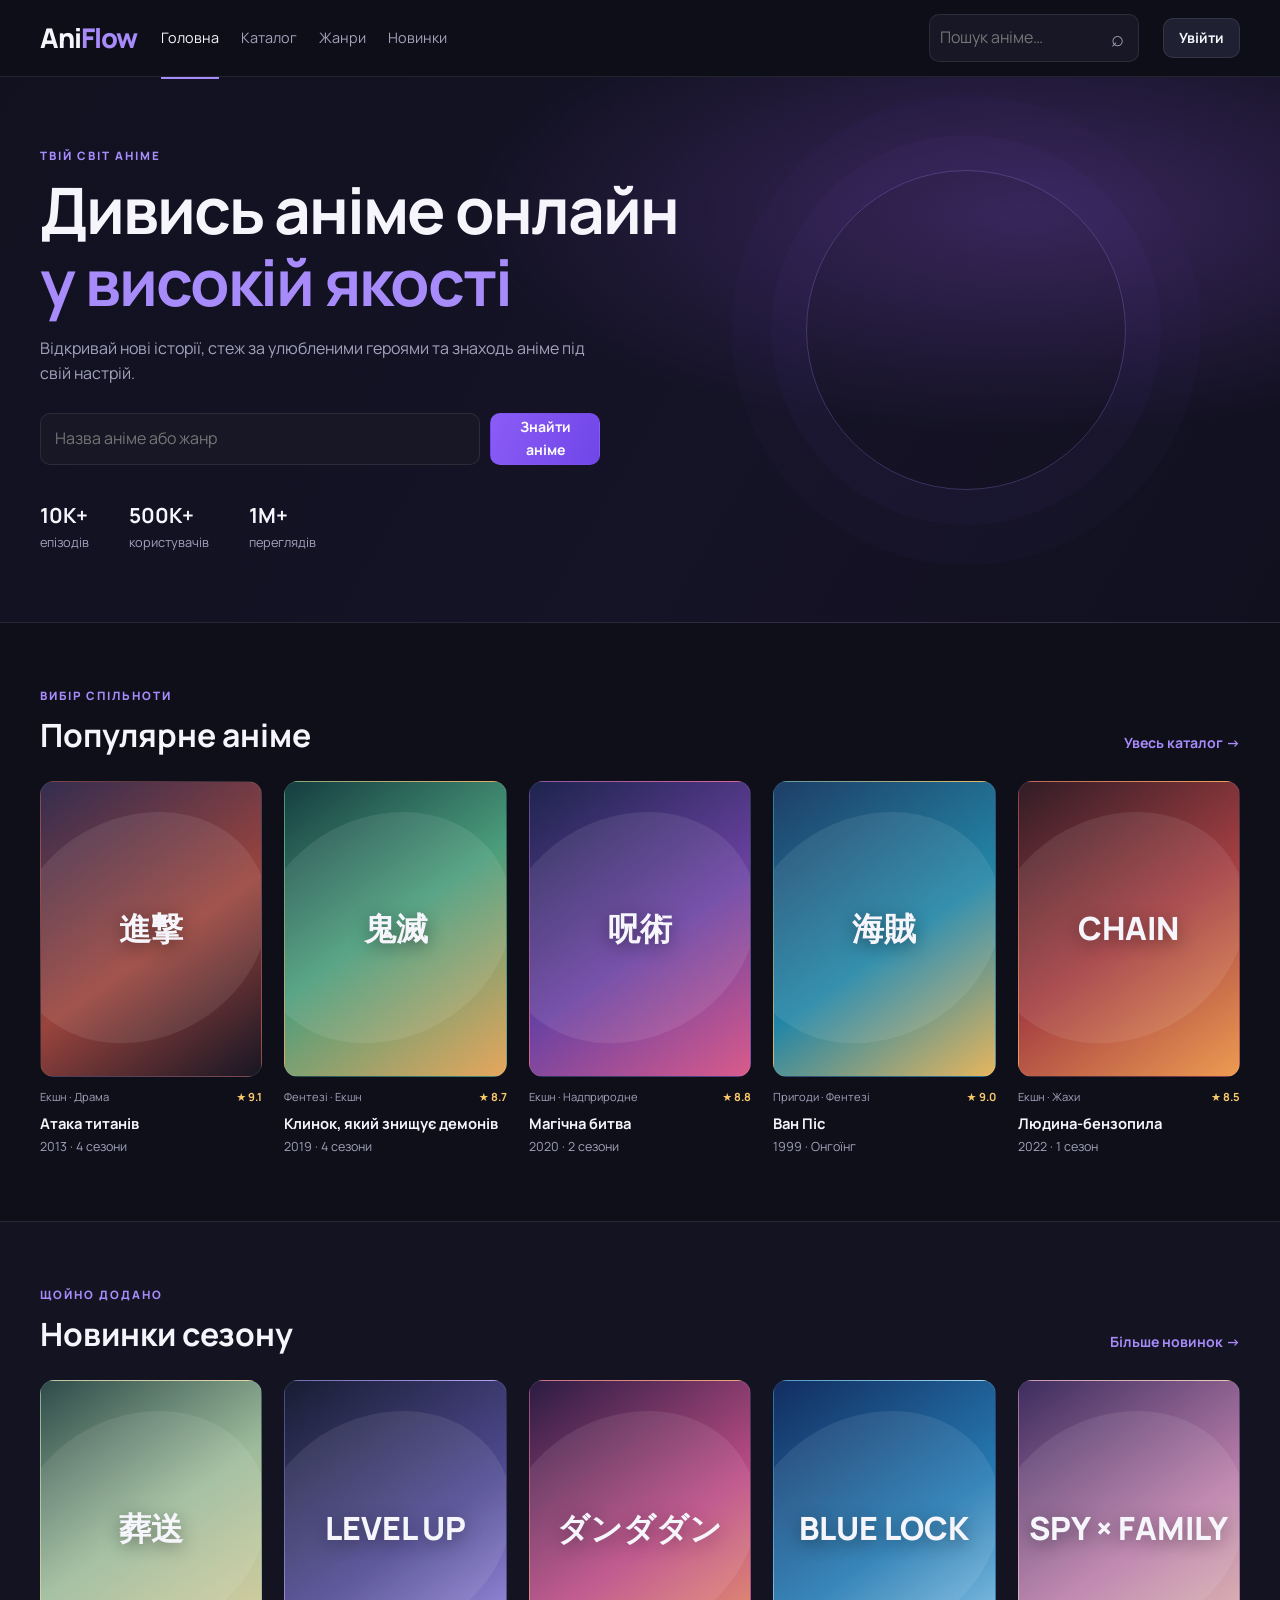
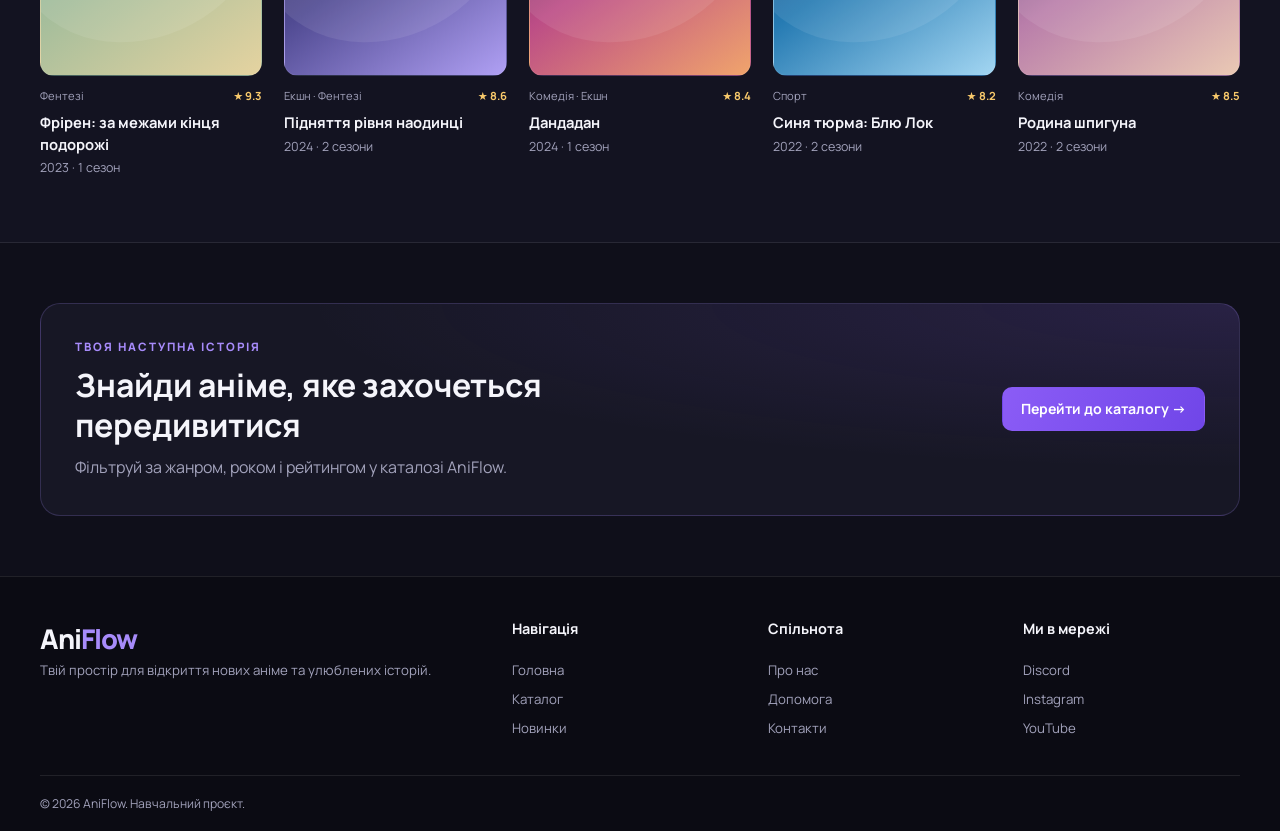
<file: AniFlow_Website + Java/index.html>
<!doctype html>
<html lang="uk"><head><meta charset="utf-8"><meta name="viewport" content="width=device-width, initial-scale=1"><meta name="description" content="AniFlow — аніме онлайн"><title>AniFlow — Головна</title><link rel="stylesheet" href="css/styles.css"><script src="js/main.js" defer></script></head>
<body><header class="site-header"><nav class="container navbar" aria-label="Головна навігація"><a class="logo" href="index.html">Ani<span>Flow</span></a><button class="menu-toggle" aria-expanded="false" aria-controls="nav-links">Меню</button><div class="nav-links" id="nav-links"><a class="active" href="index.html">Головна</a><a href="catalog.html">Каталог</a><a href="catalog.html#genres">Жанри</a><a href="catalog.html#new">Новинки</a></div><form class="nav-search" action="catalog.html" role="search"><label class="sr-only" for="nav-q">Пошук аніме</label><input id="nav-q" name="q" type="search" placeholder="Пошук аніме…"><button aria-label="Шукати">⌕</button></form><a class="button ghost small" href="#login">Увійти</a></nav></header>
<main><section class="hero"><div class="container hero-content"><p class="eyebrow">Твій світ аніме</p><h1>Дивись аніме онлайн<br><span>у високій якості</span></h1><p class="lead">Відкривай нові історії, стеж за улюбленими героями та знаходь аніме під свій настрій.</p><form class="hero-search" action="catalog.html" role="search"><label class="sr-only" for="hero-q">Знайти аніме</label><input id="hero-q" name="q" type="search" placeholder="Назва аніме або жанр"><button class="button primary">Знайти аніме</button></form><div class="stats"><div><strong>10K+</strong><span>епізодів</span></div><div><strong>500K+</strong><span>користувачів</span></div><div><strong>1M+</strong><span>переглядів</span></div></div></div><div class="orb"></div></section>
<section class="container section"><div class="section-heading"><div><p class="eyebrow">Вибір спільноти</p><h2>Популярне аніме</h2></div><a class="text-link" href="catalog.html">Увесь каталог →</a></div><div class="anime-grid">
<article class="anime-card"><a class="poster p1" href="anime.html"><span>進撃</span></a><div class="meta"><span>Екшн · Драма</span><b>★ 9.1</b></div><h3><a href="anime.html">Атака титанів</a></h3><p>2013 · 4 сезони</p></article>
<article class="anime-card"><a class="poster p2" href="anime.html"><span>鬼滅</span></a><div class="meta"><span>Фентезі · Екшн</span><b>★ 8.7</b></div><h3><a href="anime.html">Клинок, який знищує демонів</a></h3><p>2019 · 4 сезони</p></article>
<article class="anime-card"><a class="poster p3" href="anime.html"><span>呪術</span></a><div class="meta"><span>Екшн · Надприродне</span><b>★ 8.8</b></div><h3><a href="anime.html">Магічна битва</a></h3><p>2020 · 2 сезони</p></article>
<article class="anime-card"><a class="poster p4" href="anime.html"><span>海賊</span></a><div class="meta"><span>Пригоди · Фентезі</span><b>★ 9.0</b></div><h3><a href="anime.html">Ван Піс</a></h3><p>1999 · Онгоїнг</p></article>
<article class="anime-card"><a class="poster p5" href="anime.html"><span>CHAIN</span></a><div class="meta"><span>Екшн · Жахи</span><b>★ 8.5</b></div><h3><a href="anime.html">Людина-бензопила</a></h3><p>2022 · 1 сезон</p></article>
</div></section>
<section class="section shaded" id="new"><div class="container"><div class="section-heading"><div><p class="eyebrow">Щойно додано</p><h2>Новинки сезону</h2></div><a class="text-link" href="catalog.html#new">Більше новинок →</a></div><div class="anime-grid">
<article class="anime-card"><a class="poster p6" href="anime.html"><span>葬送</span></a><div class="meta"><span>Фентезі</span><b>★ 9.3</b></div><h3><a href="anime.html">Фрірен: за межами кінця подорожі</a></h3><p>2023 · 1 сезон</p></article>
<article class="anime-card"><a class="poster p7" href="anime.html"><span>LEVEL UP</span></a><div class="meta"><span>Екшн · Фентезі</span><b>★ 8.6</b></div><h3><a href="anime.html">Підняття рівня наодинці</a></h3><p>2024 · 2 сезони</p></article>
<article class="anime-card"><a class="poster p8" href="anime.html"><span>ダンダダン</span></a><div class="meta"><span>Комедія · Екшн</span><b>★ 8.4</b></div><h3><a href="anime.html">Дандадан</a></h3><p>2024 · 1 сезон</p></article>
<article class="anime-card"><a class="poster p9" href="anime.html"><span>BLUE LOCK</span></a><div class="meta"><span>Спорт</span><b>★ 8.2</b></div><h3><a href="anime.html">Синя тюрма: Блю Лок</a></h3><p>2022 · 2 сезони</p></article>
<article class="anime-card"><a class="poster p10" href="anime.html"><span>SPY × FAMILY</span></a><div class="meta"><span>Комедія</span><b>★ 8.5</b></div><h3><a href="anime.html">Родина шпигуна</a></h3><p>2022 · 2 сезони</p></article></div></div></section>
<section class="container cta"><div><p class="eyebrow">Твоя наступна історія</p><h2>Знайди аніме, яке захочеться передивитися</h2><p>Фільтруй за жанром, роком і рейтингом у каталозі AniFlow.</p></div><a class="button primary" href="catalog.html">Перейти до каталогу →</a></section></main>
<footer class="site-footer"><div class="container footer-grid"><div><a class="logo" href="index.html">Ani<span>Flow</span></a><p>Твій простір для відкриття нових аніме та улюблених історій.</p></div><div><h2>Навігація</h2><a href="index.html">Головна</a><a href="catalog.html">Каталог</a><a href="catalog.html#new">Новинки</a></div><div><h2>Спільнота</h2><a href="#about">Про нас</a><a href="#help">Допомога</a><a href="#contact">Контакти</a></div><div><h2>Ми в мережі</h2><a href="#social">Discord</a><a href="#social">Instagram</a><a href="#social">YouTube</a></div></div><div class="container footer-bottom">© 2026 AniFlow. Навчальний проєкт.</div></footer></body></html>
</file>
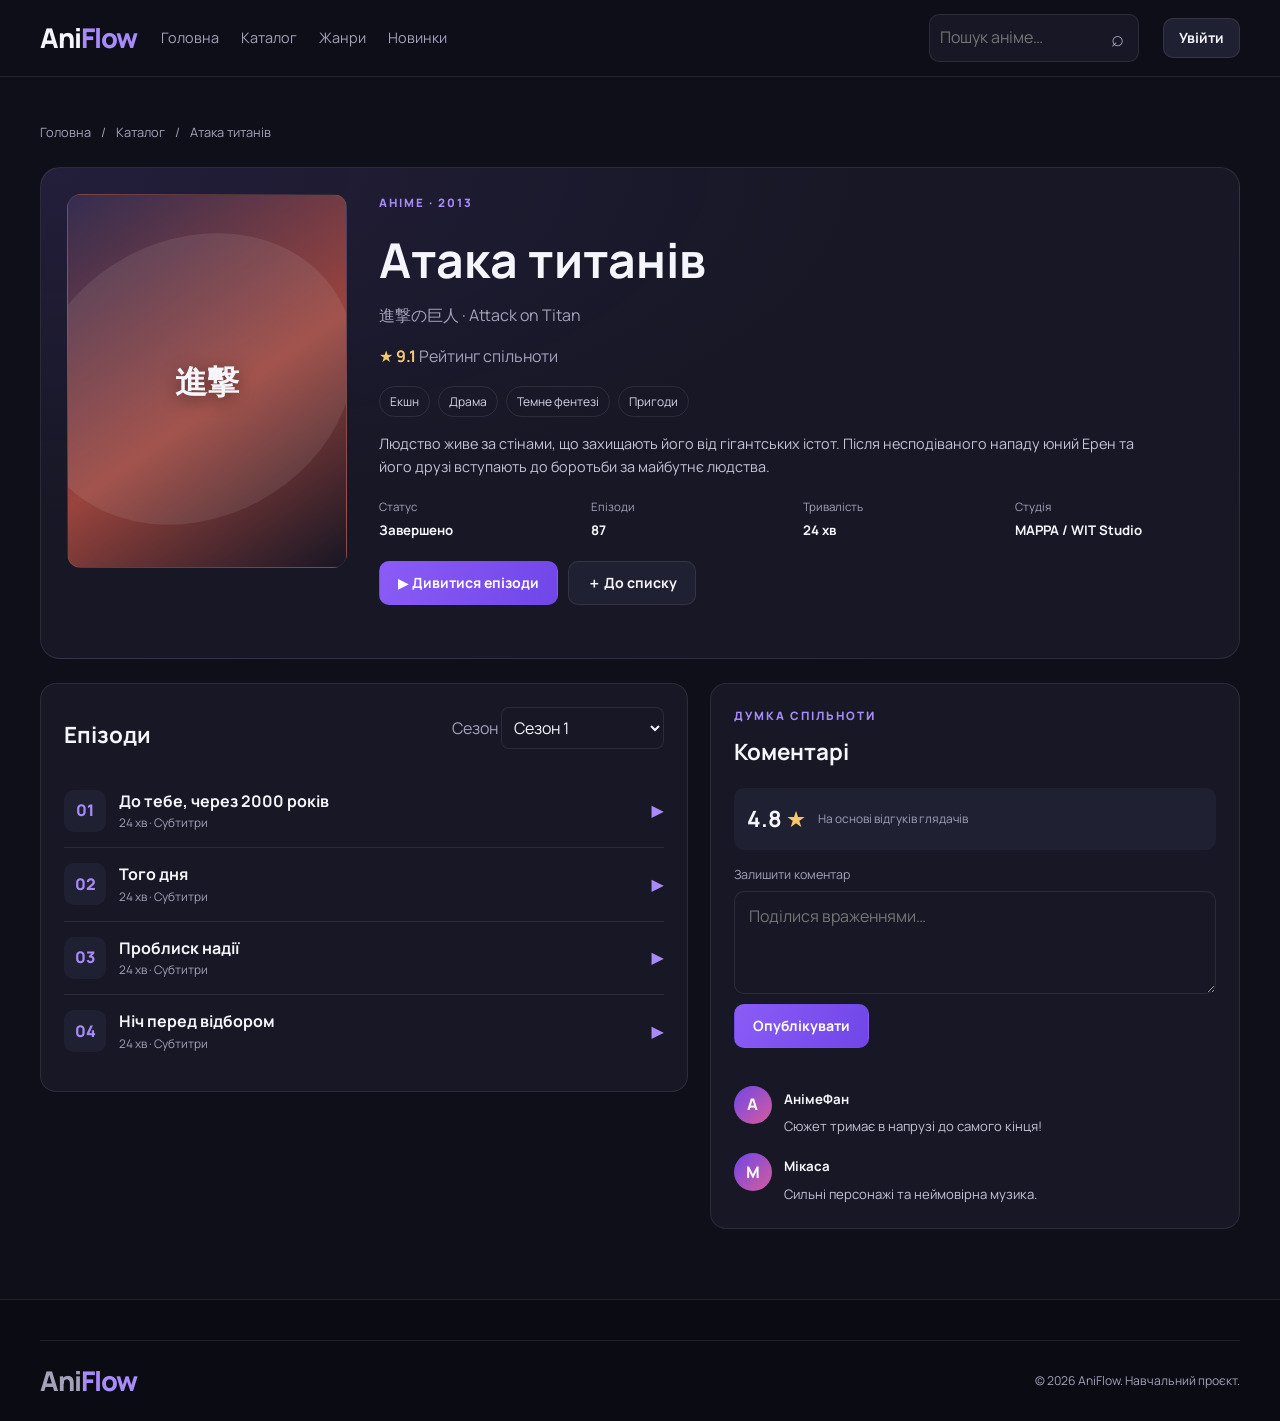
<file: AniFlow_Website + Java/anime.html>
<!doctype html><html lang="uk"><head><meta charset="utf-8"><meta name="viewport" content="width=device-width, initial-scale=1"><title>Атака титанів — AniFlow</title><link rel="stylesheet" href="css/styles.css"><script src="js/main.js" defer></script></head><body><header class="site-header"><nav class="container navbar" aria-label="Головна навігація"><a class="logo" href="index.html">Ani<span>Flow</span></a><button class="menu-toggle" aria-expanded="false" aria-controls="nav-links">Меню</button><div class="nav-links" id="nav-links"><a href="index.html">Головна</a><a href="catalog.html">Каталог</a><a href="catalog.html#genres">Жанри</a><a href="catalog.html#new">Новинки</a></div><form class="nav-search" action="catalog.html" role="search"><label class="sr-only" for="nav-q">Пошук</label><input id="nav-q" name="q" type="search" placeholder="Пошук аніме…"><button aria-label="Шукати">⌕</button></form><a class="button ghost small" href="#login">Увійти</a></nav></header><main class="container anime-detail"><nav class="breadcrumbs" aria-label="Навігаційний ланцюжок"><a href="index.html">Головна</a> / <a href="catalog.html">Каталог</a> / <span aria-current="page">Атака титанів</span></nav><section class="detail-hero"><div class="detail-poster poster p1" role="img" aria-label="Декоративна обкладинка Атаки титанів"><span>進撃</span></div><div class="detail-info"><p class="eyebrow">Аніме · 2013</p><h1>Атака титанів</h1><p class="muted">進撃の巨人 · Attack on Titan</p><p><b class="rating">★ 9.1</b> <span class="muted">Рейтинг спільноти</span></p><div class="tag-list"><span>Екшн</span><span>Драма</span><span>Темне фентезі</span><span>Пригоди</span></div><p class="description">Людство живе за стінами, що захищають його від гігантських істот. Після несподіваного нападу юний Ерен та його друзі вступають до боротьби за майбутнє людства.</p><dl class="facts"><div><dt>Статус</dt><dd>Завершено</dd></div><div><dt>Епізоди</dt><dd>87</dd></div><div><dt>Тривалість</dt><dd>24 хв</dd></div><div><dt>Студія</dt><dd>MAPPA / WIT Studio</dd></div></dl><div class="detail-actions"><a class="button primary" href="#episodes">▶ Дивитися епізоди</a><button class="button ghost" id="save-anime" type="button">＋ До списку</button></div><p id="save-message" class="message" aria-live="polite"></p></div></section><div class="detail-columns"><section class="panel" id="episodes"><div class="section-heading"><h2>Епізоди</h2><label class="muted">Сезон <select><option>Сезон 1</option><option>Сезон 2</option><option>Сезон 3</option><option>Фінальний сезон</option></select></label></div><ol class="episode-list"><li><a href="#player"><span class="episode-num">01</span><span><b>До тебе, через 2000 років</b><small>24 хв · Субтитри</small></span><b class="play">▶</b></a></li><li><a href="#player"><span class="episode-num">02</span><span><b>Того дня</b><small>24 хв · Субтитри</small></span><b class="play">▶</b></a></li><li><a href="#player"><span class="episode-num">03</span><span><b>Проблиск надії</b><small>24 хв · Субтитри</small></span><b class="play">▶</b></a></li><li><a href="#player"><span class="episode-num">04</span><span><b>Ніч перед відбором</b><small>24 хв · Субтитри</small></span><b class="play">▶</b></a></li></ol></section><section class="panel" id="comments"><p class="eyebrow">Думка спільноти</p><h2>Коментарі</h2><div class="comment-summary"><strong>4.8 <span class="rating">★</span></strong><span class="muted">На основі відгуків глядачів</span></div><form id="comment-form" class="comment-form"><label for="comment-text">Залишити коментар</label><textarea id="comment-text" rows="3" placeholder="Поділися враженнями…" required></textarea><button class="button primary">Опублікувати</button><p id="comment-message" class="message" aria-live="polite"></p></form><div id="comment-list" class="comment-list"><article class="comment"><span class="avatar">А</span><div><b>АнімеФан</b><p>Сюжет тримає в напрузі до самого кінця!</p></div></article><article class="comment"><span class="avatar">М</span><div><b>Мікаса</b><p>Сильні персонажі та неймовірна музика.</p></div></article></div></section></div></main><footer class="site-footer"><div class="container footer-bottom"><a class="logo" href="index.html">Ani<span>Flow</span></a><span>© 2026 AniFlow. Навчальний проєкт.</span></div></footer></body></html>
</file>
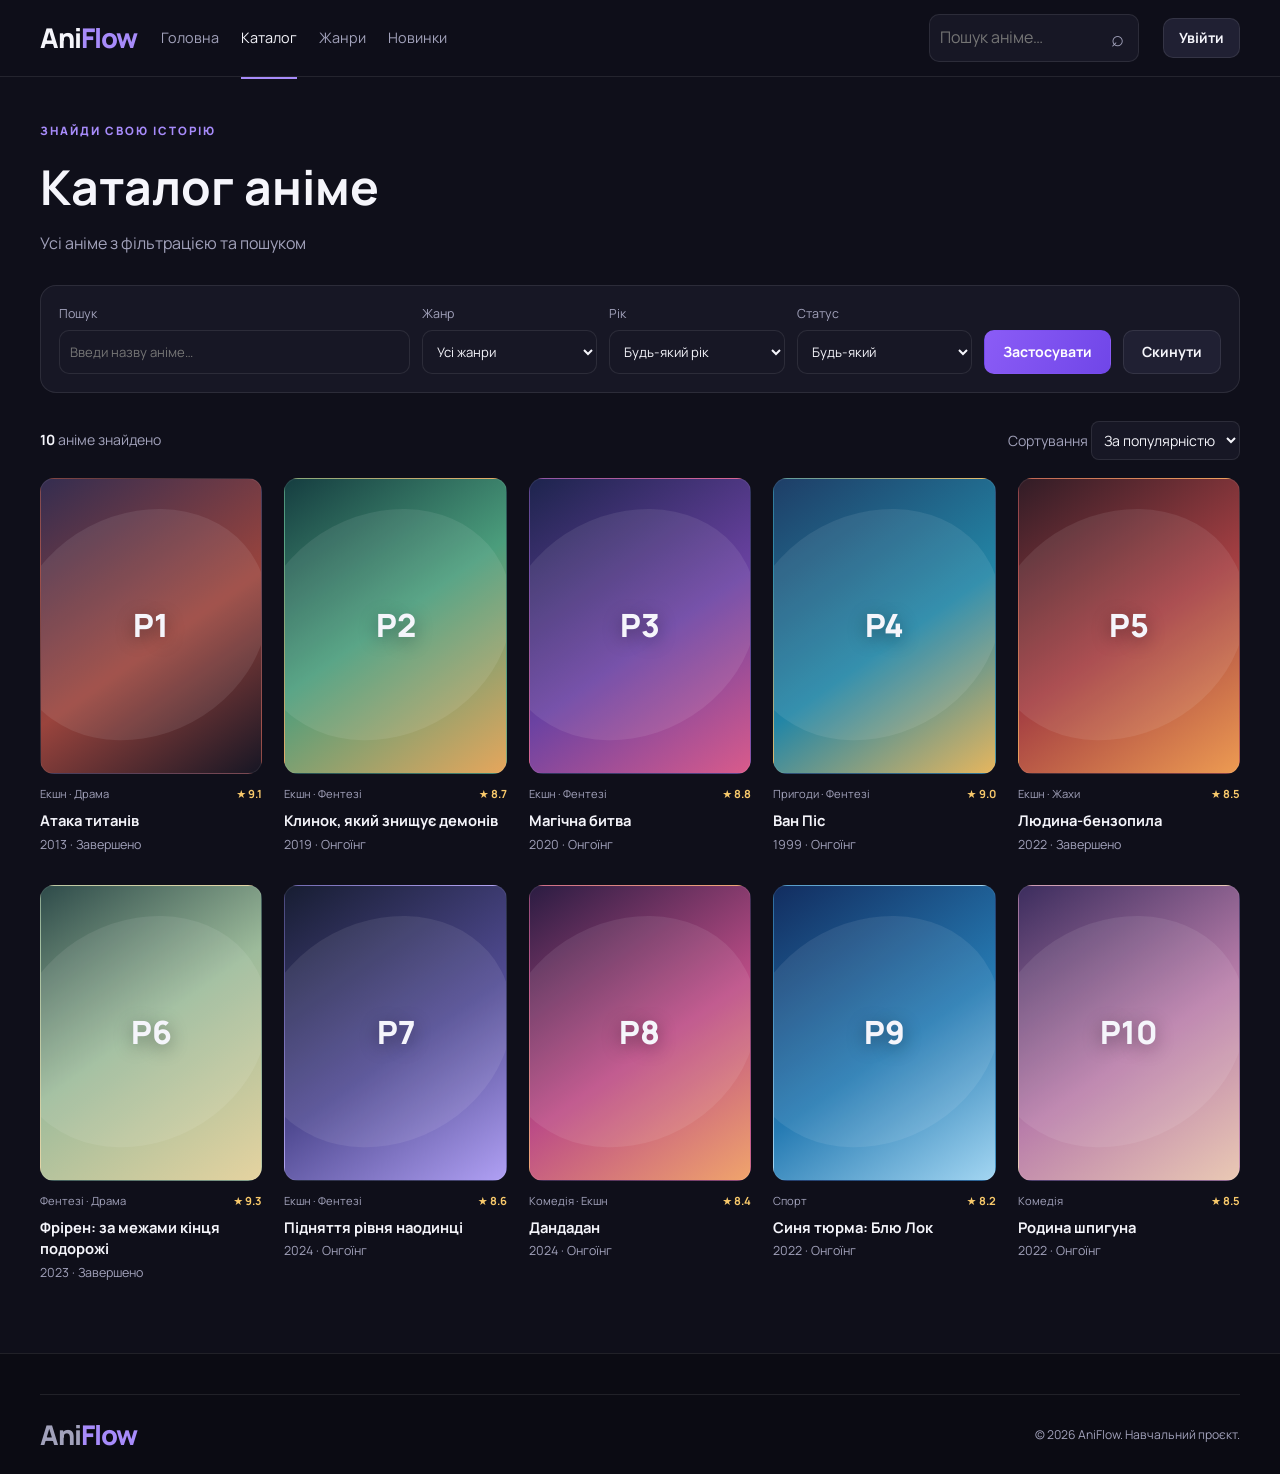
<file: AniFlow_Website + Java/catalog.html>
<!doctype html><html lang="uk"><head><meta charset="utf-8"><meta name="viewport" content="width=device-width, initial-scale=1"><title>Каталог — AniFlow</title><link rel="stylesheet" href="css/styles.css"><script src="js/main.js" defer></script></head><body><header class="site-header"><nav class="container navbar" aria-label="Головна навігація"><a class="logo" href="index.html">Ani<span>Flow</span></a><button class="menu-toggle" aria-expanded="false" aria-controls="nav-links">Меню</button><div class="nav-links" id="nav-links"><a href="index.html">Головна</a><a class="active" href="catalog.html">Каталог</a><a href="#genres">Жанри</a><a href="#new">Новинки</a></div><form class="nav-search" action="catalog.html" role="search"><label class="sr-only" for="nav-q">Пошук</label><input id="nav-q" name="q" type="search" placeholder="Пошук аніме…"><button aria-label="Шукати">⌕</button></form><a class="button ghost small" href="#login">Увійти</a></nav></header><main class="container catalog-main"><header class="page-heading"><p class="eyebrow">Знайди свою історію</p><h1>Каталог аніме</h1><p>Усі аніме з фільтрацією та пошуком</p></header><form class="filter-panel" id="filters"><div class="filter-search"><label for="anime-search">Пошук</label><input id="anime-search" type="search" placeholder="Введи назву аніме…"></div><div><label for="genre-filter">Жанр</label><select id="genre-filter"><option value="">Усі жанри</option><option>Екшн</option><option>Фентезі</option><option>Комедія</option><option>Драма</option><option>Спорт</option></select></div><div><label for="year-filter">Рік</label><select id="year-filter"><option value="">Будь-який рік</option><option>2024</option><option>2023</option><option>2022</option><option>2020</option><option>2013</option></select></div><div><label for="status-filter">Статус</label><select id="status-filter"><option value="">Будь-який</option><option>Завершено</option><option>Онгоїнг</option></select></div><button class="button primary" type="submit">Застосувати</button><button class="button ghost" type="reset">Скинути</button></form><div class="catalog-toolbar"><p><strong id="result-count">10</strong> аніме знайдено</p><label>Сортування <select id="sort-select"><option value="popular">За популярністю</option><option value="rating">За рейтингом</option><option value="newest">Спочатку нові</option><option value="title">За назвою</option></select></label></div><section class="anime-grid catalog-grid" id="anime-results" aria-label="Результати каталогу">
<article class="anime-card" data-title="атака титанів" data-genre="Екшн Драма" data-year="2013" data-status="Завершено" data-rating="9.1"><a class="poster p1" href="anime.html"><span>P1</span></a><div class="meta"><span>Екшн · Драма</span><b>★ 9.1</b></div><h3><a href="anime.html">Атака титанів</a></h3><p>2013 · Завершено</p></article><article class="anime-card" data-title="клинок, який знищує демонів" data-genre="Екшн Фентезі" data-year="2019" data-status="Онгоїнг" data-rating="8.7"><a class="poster p2" href="anime.html"><span>P2</span></a><div class="meta"><span>Екшн · Фентезі</span><b>★ 8.7</b></div><h3><a href="anime.html">Клинок, який знищує демонів</a></h3><p>2019 · Онгоїнг</p></article><article class="anime-card" data-title="магічна битва" data-genre="Екшн Фентезі" data-year="2020" data-status="Онгоїнг" data-rating="8.8"><a class="poster p3" href="anime.html"><span>P3</span></a><div class="meta"><span>Екшн · Фентезі</span><b>★ 8.8</b></div><h3><a href="anime.html">Магічна битва</a></h3><p>2020 · Онгоїнг</p></article><article class="anime-card" data-title="ван піс" data-genre="Пригоди Фентезі" data-year="1999" data-status="Онгоїнг" data-rating="9.0"><a class="poster p4" href="anime.html"><span>P4</span></a><div class="meta"><span>Пригоди · Фентезі</span><b>★ 9.0</b></div><h3><a href="anime.html">Ван Піс</a></h3><p>1999 · Онгоїнг</p></article><article class="anime-card" data-title="людина-бензопила" data-genre="Екшн Жахи" data-year="2022" data-status="Завершено" data-rating="8.5"><a class="poster p5" href="anime.html"><span>P5</span></a><div class="meta"><span>Екшн · Жахи</span><b>★ 8.5</b></div><h3><a href="anime.html">Людина-бензопила</a></h3><p>2022 · Завершено</p></article><article class="anime-card" data-title="фрірен: за межами кінця подорожі" data-genre="Фентезі Драма" data-year="2023" data-status="Завершено" data-rating="9.3"><a class="poster p6" href="anime.html"><span>P6</span></a><div class="meta"><span>Фентезі · Драма</span><b>★ 9.3</b></div><h3><a href="anime.html">Фрірен: за межами кінця подорожі</a></h3><p>2023 · Завершено</p></article><article class="anime-card" data-title="підняття рівня наодинці" data-genre="Екшн Фентезі" data-year="2024" data-status="Онгоїнг" data-rating="8.6"><a class="poster p7" href="anime.html"><span>P7</span></a><div class="meta"><span>Екшн · Фентезі</span><b>★ 8.6</b></div><h3><a href="anime.html">Підняття рівня наодинці</a></h3><p>2024 · Онгоїнг</p></article><article class="anime-card" data-title="дандадан" data-genre="Комедія Екшн" data-year="2024" data-status="Онгоїнг" data-rating="8.4"><a class="poster p8" href="anime.html"><span>P8</span></a><div class="meta"><span>Комедія · Екшн</span><b>★ 8.4</b></div><h3><a href="anime.html">Дандадан</a></h3><p>2024 · Онгоїнг</p></article><article class="anime-card" data-title="синя тюрма: блю лок" data-genre="Спорт" data-year="2022" data-status="Онгоїнг" data-rating="8.2"><a class="poster p9" href="anime.html"><span>P9</span></a><div class="meta"><span>Спорт</span><b>★ 8.2</b></div><h3><a href="anime.html">Синя тюрма: Блю Лок</a></h3><p>2022 · Онгоїнг</p></article><article class="anime-card" data-title="родина шпигуна" data-genre="Комедія" data-year="2022" data-status="Онгоїнг" data-rating="8.5"><a class="poster p10" href="anime.html"><span>P10</span></a><div class="meta"><span>Комедія</span><b>★ 8.5</b></div><h3><a href="anime.html">Родина шпигуна</a></h3><p>2022 · Онгоїнг</p></article><p class="empty-state" id="empty-state" hidden>Нічого не знайдено. Спробуй змінити фільтри.</p></section></main><footer class="site-footer"><div class="container footer-bottom"><a class="logo" href="index.html">Ani<span>Flow</span></a><span>© 2026 AniFlow. Навчальний проєкт.</span></div></footer></body></html>
</file>
<file: AniFlow_Website + Java/css/styles.css>
@import url('https://fonts.googleapis.com/css2?family=Manrope:wght@400;500;600;700;800&display=swap');
:root{color-scheme:dark;--bg:#0f0f1a;--surface:#171725;--surface2:#202033;--text:#f5f5fb;--muted:#a2a2bb;--purple:#8b5cf6;--purple-light:#a78bfa;--pink:#ec4899;--line:rgba(255,255,255,.09);--container:1200px;font-family:Manrope,system-ui,sans-serif}
*{box-sizing:border-box}html{scroll-behavior:smooth;scroll-padding-top:90px}body{margin:0;background:var(--bg);color:var(--text);line-height:1.6}a{color:inherit;text-decoration:none}button,input,select,textarea{font:inherit}button,select{cursor:pointer}a:focus-visible,button:focus-visible,input:focus-visible,select:focus-visible,textarea:focus-visible{outline:2px solid var(--purple-light);outline-offset:3px}.container{width:min(var(--container),calc(100% - 48px));margin-inline:auto}.sr-only{position:absolute;width:1px;height:1px;padding:0;margin:-1px;overflow:hidden;clip:rect(0,0,0,0);white-space:nowrap;border:0}
.site-header{position:sticky;top:0;z-index:20;background:rgba(15,15,26,.94);backdrop-filter:blur(16px);border-bottom:1px solid var(--line)}.navbar{min-height:76px;display:flex;align-items:center;gap:24px}.logo{font-size:1.7rem;font-weight:800;letter-spacing:-1px;white-space:nowrap}.logo span{color:var(--purple-light)}.nav-links{display:flex;gap:22px}.nav-links a{font-size:.9rem;color:var(--muted)}.nav-links a:hover,.nav-links a.active{color:var(--text)}.nav-links a.active{border-bottom:2px solid var(--purple-light);padding-bottom:27px;margin-bottom:-29px}.nav-search{display:flex;margin-left:auto;width:210px;background:var(--surface);border:1px solid var(--line);border-radius:10px;padding-right:8px}.nav-search input{width:100%;min-width:0;background:transparent;color:var(--text);border:0;padding:10px;outline:0}.nav-search button{background:none;border:0;color:var(--muted);font-size:1.4rem}.menu-toggle{display:none}
.button{display:inline-flex;justify-content:center;align-items:center;gap:8px;min-height:44px;padding:0 18px;border:1px solid transparent;border-radius:10px;font-size:.88rem;font-weight:700}.primary{background:linear-gradient(115deg,var(--purple),#7046e8);color:#fff}.ghost{background:var(--surface2);border-color:var(--line);color:var(--text)}.small{min-height:40px;padding-inline:15px}
.hero{position:relative;isolation:isolate;overflow:hidden;min-height:500px;display:flex;align-items:center;background:radial-gradient(ellipse at 80% 25%,#38265b 0,transparent 38%),linear-gradient(120deg,#111120,#151326 58%,#11101f);border-bottom:1px solid var(--line)}.hero-content{position:relative;z-index:2;padding-block:70px}.eyebrow{margin:0 0 9px;color:var(--purple-light);font-size:.72rem;letter-spacing:2px;font-weight:800;text-transform:uppercase}h1,h2,h3,p{margin-top:0}.hero h1{font-size:clamp(2.4rem,5vw,4.2rem);line-height:1.12;letter-spacing:-2px;margin-bottom:18px}.hero h1 span{color:var(--purple-light)}.lead{max-width:560px;color:var(--muted)}.hero-search{display:flex;gap:10px;width:min(560px,100%);margin-top:26px}.hero-search input,.filter-panel input,.filter-panel select,.comment-form textarea{min-width:0;width:100%;padding:12px 14px;border-radius:10px;border:1px solid var(--line);background:var(--surface);color:var(--text)}.orb{position:absolute;z-index:0;width:320px;height:320px;right:12%;top:17%;border:1px solid #a78bfa44;border-radius:50%;box-shadow:0 0 0 35px #8b5cf608,0 0 0 75px #8b5cf606}.stats{display:flex;gap:40px;margin-top:34px}.stats div{display:grid}.stats strong{font-size:1.3rem}.stats span{font-size:.8rem;color:var(--muted)}
.section{padding-block:64px}.shaded{background:#131321;border-block:1px solid var(--line)}.section-heading{display:flex;align-items:end;justify-content:space-between;gap:20px;margin-bottom:26px}.section-heading h2,.cta h2{font-size:clamp(1.5rem,3vw,2rem);line-height:1.25;margin-bottom:0}.text-link{color:var(--purple-light);font-size:.88rem;font-weight:700}.anime-grid{display:grid;grid-template-columns:repeat(5,minmax(0,1fr));gap:22px}.anime-card{min-width:0}.poster{position:relative;isolation:isolate;overflow:hidden;display:flex;align-items:center;justify-content:center;width:100%;aspect-ratio:3/4;border:1px solid #ffffff12;border-radius:14px;background:var(--surface2)}.poster:before{content:"";position:absolute;z-index:-1;width:120%;height:75%;left:-15%;top:12%;transform:rotate(-28deg);border-radius:50%;background:#ffffff15}.poster span{font-size:clamp(1.4rem,2.5vw,2.4rem);font-weight:800;text-align:center;text-shadow:0 4px 18px #0006}.p1{background:linear-gradient(145deg,#342d50,#9a443d 55%,#171624)}.p2{background:linear-gradient(145deg,#153d40,#4b9d7c 48%,#e6a65c)}.p3{background:linear-gradient(145deg,#1d244d,#6b42a2 55%,#d95b8b)}.p4{background:linear-gradient(145deg,#1e3e67,#2386a6 55%,#e6b65e)}.p5{background:linear-gradient(145deg,#311c26,#a43f42 52%,#ed9b52)}.p6{background:linear-gradient(145deg,#2e4b4a,#9dbb9b 48%,#e5d3a0)}.p7{background:linear-gradient(145deg,#171d32,#514b93 55%,#b0a0f4)}.p8{background:linear-gradient(145deg,#2b1c42,#bc4d86 55%,#f0a46c)}.p9{background:linear-gradient(145deg,#122d60,#267bb3 55%,#a3d6f2)}.p10{background:linear-gradient(145deg,#3c2d5e,#b97eaa 55%,#eac9b4)}.meta{display:flex;justify-content:space-between;gap:6px;margin-top:11px;color:var(--muted);font-size:.7rem}.meta b,.rating{color:#f8c96b;white-space:nowrap}.anime-card h3{font-size:.92rem;line-height:1.45;margin:7px 0 3px}.anime-card h3 a:hover{color:var(--purple-light)}.anime-card>p{font-size:.78rem;color:var(--muted);margin-bottom:0}.cta{display:flex;align-items:center;justify-content:space-between;gap:28px;margin-block:60px;padding:34px;border:1px solid #a78bfa33;border-radius:20px;background:radial-gradient(ellipse at 100% 0,#8b5cf626,transparent 55%),var(--surface)}.cta h2{max-width:650px;margin-bottom:10px}.cta p:last-child{margin-bottom:0;color:var(--muted)}.site-footer{padding-top:40px;background:#0b0b13;border-top:1px solid var(--line)}.footer-grid{display:grid;grid-template-columns:2fr repeat(3,1fr);gap:38px;padding-bottom:35px}.footer-grid h2{font-size:.9rem}.footer-grid>div:not(:first-child){display:flex;flex-direction:column;align-items:start;gap:8px}.footer-grid a:not(.logo),.footer-grid p{font-size:.83rem;color:var(--muted)}.footer-bottom{display:flex;align-items:center;justify-content:space-between;gap:14px;padding-block:18px;border-top:1px solid var(--line);font-size:.76rem;color:var(--muted)}
.catalog-main,.anime-detail{padding-block:45px 70px}.page-heading{margin-bottom:28px}.page-heading h1{font-size:clamp(2rem,4vw,3rem);margin-bottom:5px}.page-heading p:last-child,.muted{color:var(--muted)}.filter-panel{display:grid;grid-template-columns:2fr repeat(3,minmax(120px,1fr)) auto auto;align-items:end;gap:12px;padding:18px;border:1px solid var(--line);border-radius:16px;background:var(--surface)}.filter-panel label,.comment-form label{display:block;font-size:.78rem;color:var(--muted);margin-bottom:6px}.filter-panel input,.filter-panel select{height:44px;padding:0 10px;font-size:.82rem}.catalog-toolbar{display:flex;justify-content:space-between;align-items:center;margin:28px 0 18px;color:var(--muted);font-size:.88rem}.catalog-toolbar p{margin:0}.catalog-toolbar strong{color:var(--text)}.catalog-toolbar select,.panel select{padding:8px;color:var(--text);background:var(--surface);border:1px solid var(--line);border-radius:8px}.catalog-grid{row-gap:30px}.empty-state{grid-column:1/-1;text-align:center;padding:35px;color:var(--muted)}
.breadcrumbs{display:flex;flex-wrap:wrap;gap:10px;margin-bottom:25px;font-size:.8rem;color:var(--muted)}.detail-hero{display:grid;grid-template-columns:minmax(210px,280px) minmax(0,1fr);gap:32px;padding:26px;border:1px solid var(--line);border-radius:20px;background:radial-gradient(ellipse at 0 0,#8b5cf61a,transparent 50%),var(--surface)}.detail-poster{max-width:280px}.detail-info h1{font-size:clamp(2rem,4vw,3rem);margin-bottom:4px}.description{max-width:760px;color:#c3c3d5;font-size:.9rem}.tag-list{display:flex;flex-wrap:wrap;gap:8px;margin:15px 0}.tag-list span{font-size:.75rem;padding:5px 10px;border:1px solid var(--line);border-radius:99px;color:#d5d5e7}.facts{display:grid;grid-template-columns:repeat(4,minmax(0,1fr));gap:14px;margin:20px 0}.facts dt{font-size:.72rem;color:var(--muted)}.facts dd{font-size:.83rem;font-weight:700;margin:3px 0 0}.detail-actions{display:flex;flex-wrap:wrap;gap:10px}.message{min-height:1em;margin:7px 0;color:var(--purple-light);font-size:.8rem}.detail-columns{display:grid;grid-template-columns:1.1fr .9fr;gap:22px;margin-top:24px;align-items:start}.panel{min-width:0;padding:23px;border:1px solid var(--line);border-radius:16px;background:var(--surface)}.panel h2{font-size:1.4rem}.episode-list{list-style:none;padding:0;margin:0}.episode-list li+li{border-top:1px solid var(--line)}.episode-list a{display:flex;align-items:center;gap:13px;padding:14px 0}.episode-num{display:grid;place-items:center;flex:0 0 42px;height:42px;background:var(--surface2);border-radius:10px;color:var(--purple-light);font-weight:800}.episode-list small{display:block;color:var(--muted);font-size:.74rem}.play{margin-left:auto;color:var(--purple-light)}.comment-summary{display:flex;align-items:center;gap:12px;margin:15px 0;padding:13px;background:var(--surface2);border-radius:10px}.comment-summary strong{font-size:1.4rem}.comment-summary .muted{font-size:.74rem}.comment-form textarea{display:block;resize:vertical;margin-bottom:10px}.comment-list{display:grid;gap:16px;margin-top:18px}.comment{display:flex;gap:12px}.avatar{display:grid;place-items:center;flex:0 0 38px;height:38px;border-radius:50%;background:linear-gradient(135deg,#7046e8,#d65c9c);font-weight:800}.comment b{font-size:.83rem}.comment p{font-size:.82rem;color:#c3c3d5;margin:5px 0 0}
@media(max-width:1100px){.navbar{gap:16px}.nav-links{gap:14px}.nav-search{width:175px}.anime-grid{grid-template-columns:repeat(4,minmax(0,1fr))}.anime-card:nth-child(5){display:none}.filter-panel{grid-template-columns:repeat(3,minmax(0,1fr))}.filter-search{grid-column:span 3}.facts{grid-template-columns:repeat(2,minmax(0,1fr))}}
@media(max-width:760px){.container{width:calc(100% - 32px)}.navbar{min-height:68px;flex-wrap:wrap;gap:12px;padding-block:10px}.logo{font-size:1.5rem}.menu-toggle{display:block;margin-left:auto;padding:8px 11px;background:var(--surface2);color:var(--text);border:1px solid var(--line);border-radius:8px}.nav-links{display:none;order:4;flex-direction:column;width:100%;gap:0}.nav-links.is-open{display:flex}.nav-links a{padding:9px 2px}.nav-links a.active{border:0;padding-bottom:9px;margin:0}.nav-search{order:5;flex:1 1 60%;margin-left:0;width:auto}.navbar>.button{order:6}.hero-content{padding-block:55px}.hero h1{letter-spacing:-1px}.orb{right:-170px}.stats{gap:22px}.section{padding-block:45px}.anime-grid{grid-template-columns:repeat(2,minmax(0,1fr));gap:22px 14px}.anime-card:nth-child(5){display:block}.section-heading{align-items:start}.cta{flex-direction:column;align-items:start;margin-block:35px;padding:25px}.footer-grid{grid-template-columns:repeat(2,minmax(0,1fr));gap:25px 18px}.footer-grid>div:first-child{grid-column:1/-1}.filter-panel{grid-template-columns:repeat(2,minmax(0,1fr));padding:14px}.filter-search{grid-column:1/-1}.catalog-toolbar{align-items:start;flex-direction:column;gap:12px}.detail-hero{grid-template-columns:minmax(0,180px) minmax(0,1fr);gap:18px;padding:17px}.detail-info h1{font-size:1.9rem}.detail-columns{grid-template-columns:1fr}.panel{padding:18px}}
@media(max-width:480px){.container{width:calc(100% - 28px)}.nav-search{flex-basis:100%;order:7}.navbar>.button{margin-left:auto}.hero-search{flex-direction:column}.hero-search .button{width:100%}.stats{justify-content:space-between;gap:10px}.stats strong{font-size:1rem}.stats span{font-size:.67rem}.section-heading{flex-direction:column;gap:9px}.filter-panel{grid-template-columns:1fr 1fr}.filter-panel .filter-search{grid-column:1/-1}.filter-panel>.button{padding-inline:9px;font-size:.78rem}.detail-hero{grid-template-columns:1fr}.detail-poster{width:min(220px,100%);margin:auto}.facts{grid-template-columns:repeat(2,minmax(0,1fr))}.detail-actions .button{flex:1 1 100%}.detail-columns .section-heading{flex-direction:column}.footer-bottom{flex-wrap:wrap}}
@media(prefers-reduced-motion:reduce){html{scroll-behavior:auto}*{transition:none!important}}
</file>
